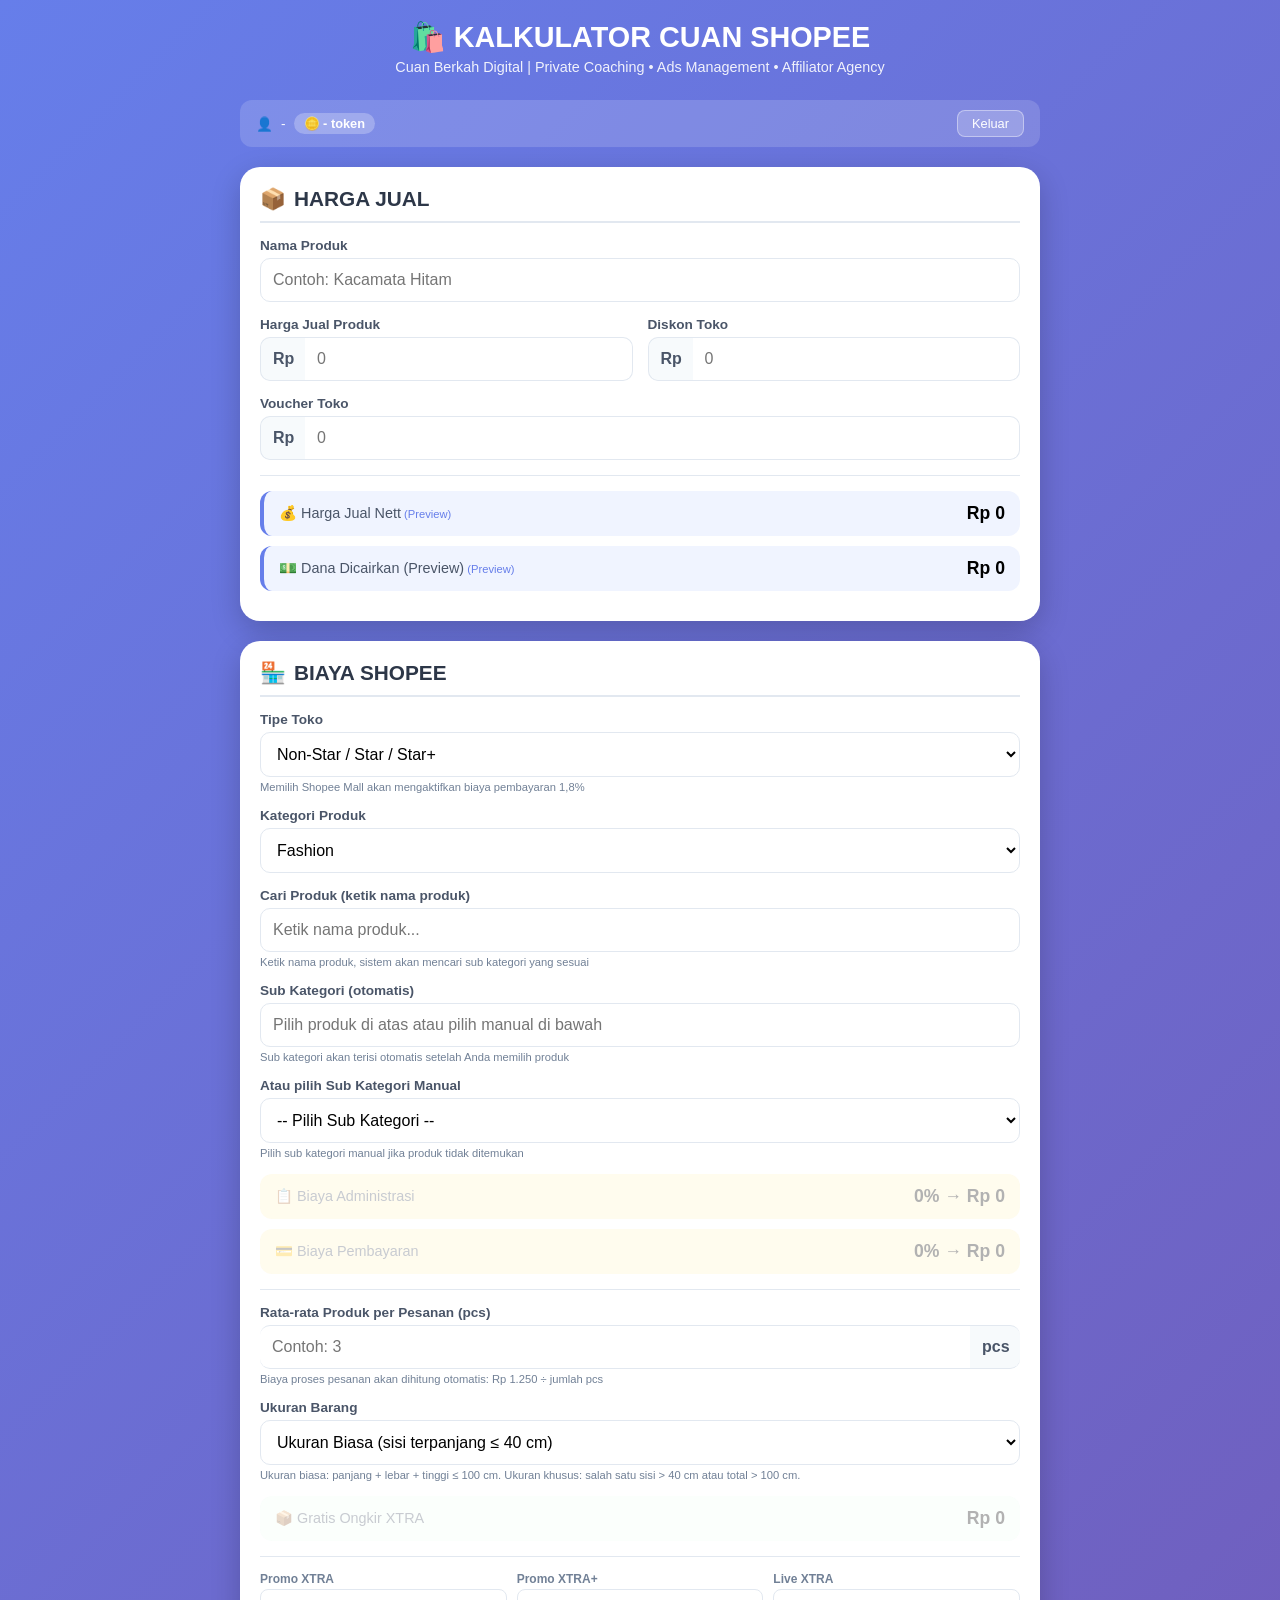
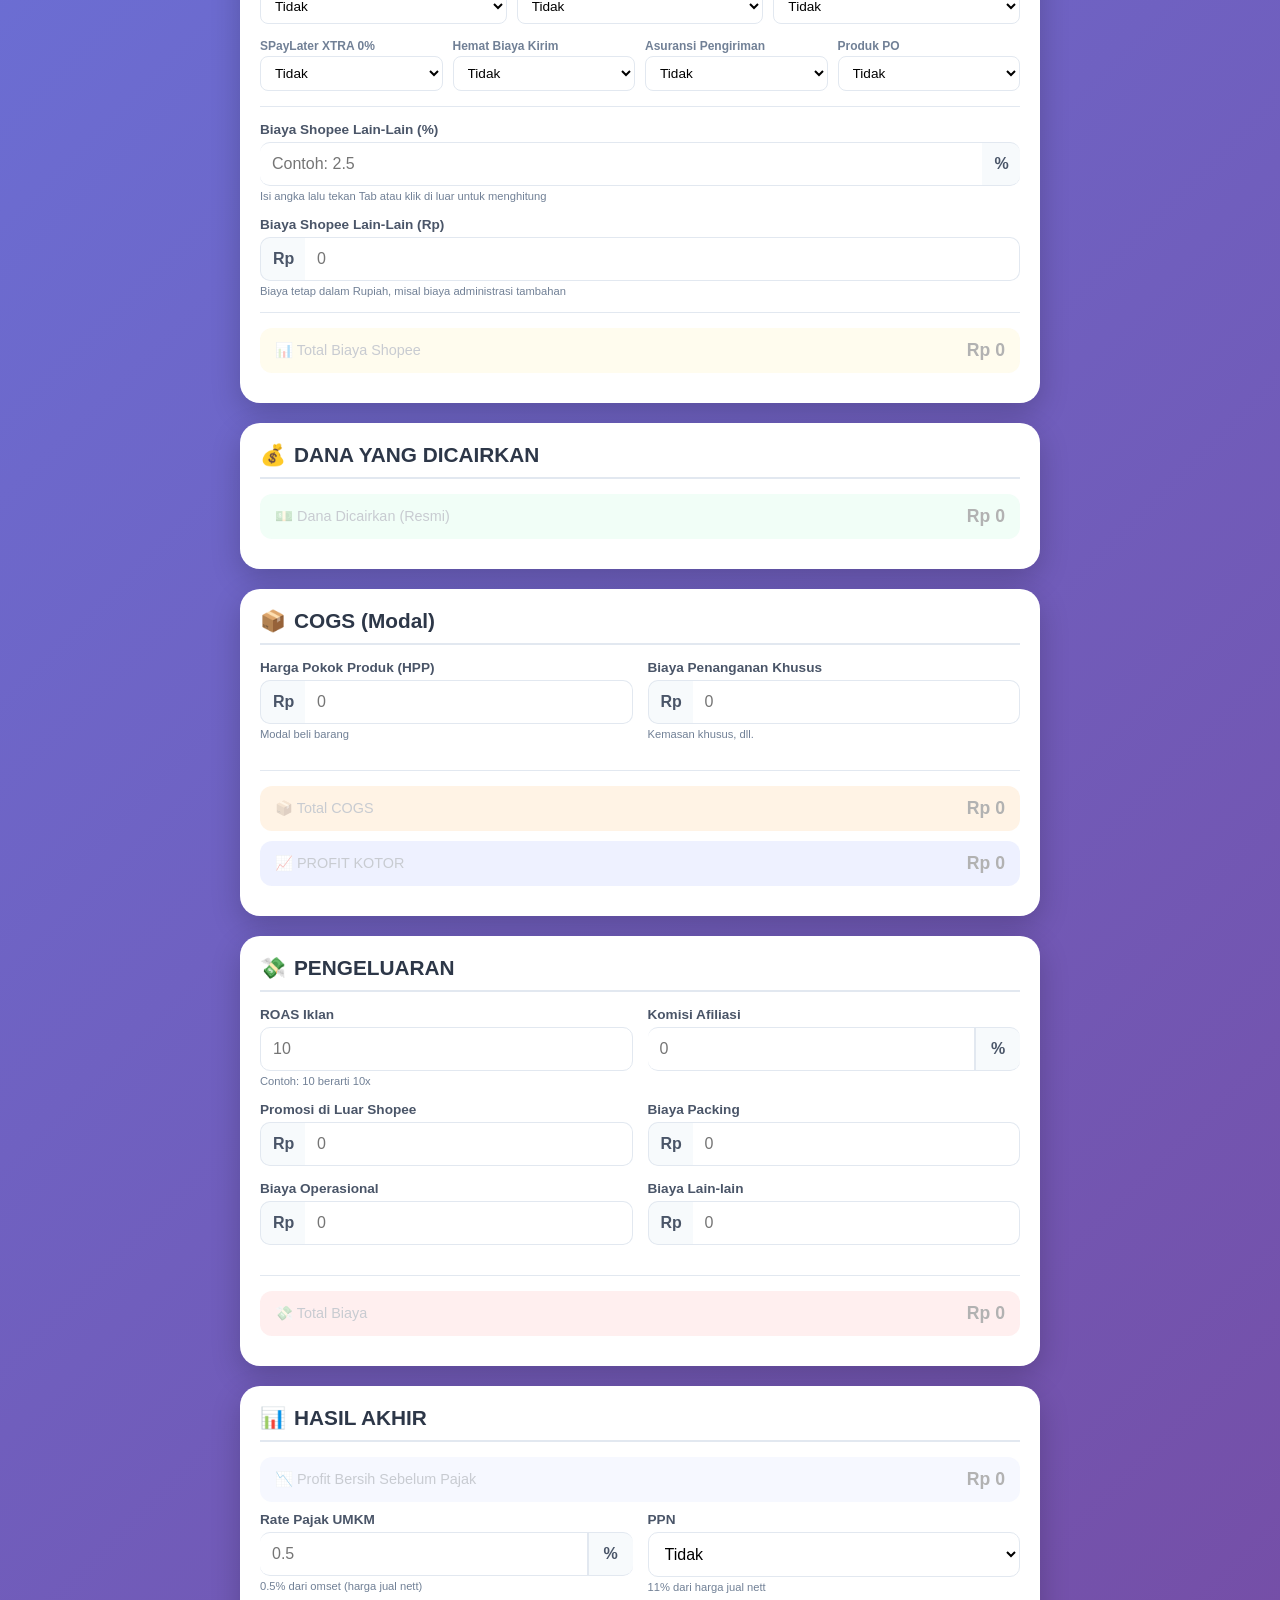
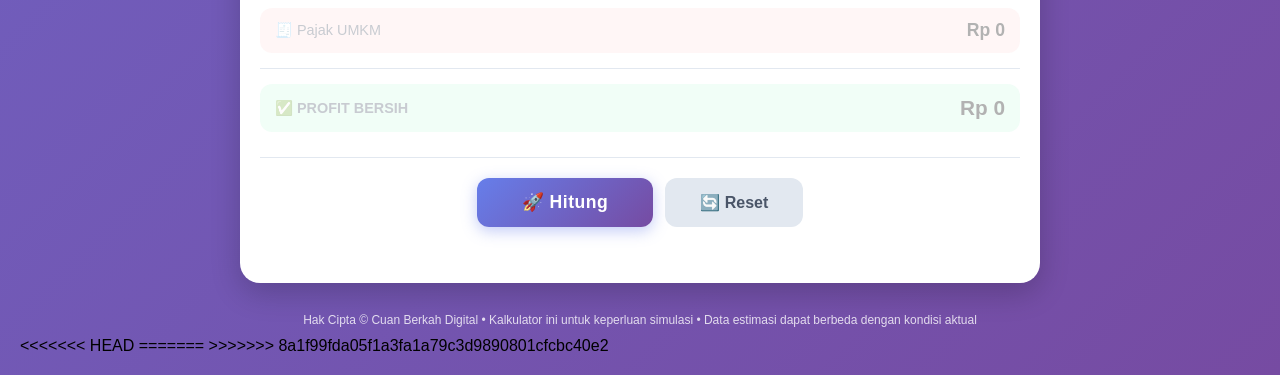
<file: frontend/shopee/index.html>
<!DOCTYPE html>
<html lang="id">
<head>
    <meta charset="UTF-8">
    <meta name="viewport" content="width=device-width, initial-scale=1.0, user-scalable=yes">
    <title>Kalkulator Cuan Shopee | Cuan Berkah Digital</title>
    <link rel="stylesheet" href="style.css">
    <style>
        .search-wrapper { position: relative; }
        .search-results {
            display: none;
            position: absolute;
            top: 100%;
            left: 0;
            right: 0;
            border: 1px solid #e2e8f0;
            border-radius: 10px;
            max-height: 250px;
            overflow-y: auto;
            background: white;
            z-index: 1000;
            box-shadow: 0 10px 25px rgba(0,0,0,0.1);
            margin-top: 4px;
        }
        .search-results.show { display: block; }
        .search-result-item {
            padding: 10px 15px;
            cursor: pointer;
            border-bottom: 1px solid #f0f0f0;
            display: flex;
            justify-content: space-between;
            align-items: center;
            transition: background 0.15s;
        }
        .search-result-item:last-child { border-bottom: none; }
        .search-result-item:hover { background: #f7fafc; }
        .search-result-item .product-name {
            font-weight: 600;
            font-size: 0.95rem;
            color: #2d3748;
        }
        .search-result-item .product-path {
            font-size: 0.75rem;
            color: #718096;
            margin-top: 2px;
        }
        .search-result-item .product-fee {
            font-size: 0.8rem;
            color: #4a5568;
            font-weight: 600;
            background: #edf2f7;
            padding: 2px 10px;
            border-radius: 12px;
            white-space: nowrap;
        }
        .sub-kategori-display {
            background: #f7fafc;
            cursor: not-allowed;
            color: #4a5568;
        }
        .sub-kategori-display:focus {
            box-shadow: none;
            border-color: #e2e8f0;
        }
        .search-results::-webkit-scrollbar { width: 6px; }
        .search-results::-webkit-scrollbar-track { background: #f1f1f1; border-radius: 10px; }
        .search-results::-webkit-scrollbar-thumb { background: #c4b5d4; border-radius: 10px; }
        .search-results::-webkit-scrollbar-thumb:hover { background: #764ba2; }
        @media (max-width: 600px) {
            .search-result-item {
                flex-direction: column;
                align-items: flex-start;
                gap: 4px;
            }
            .search-result-item .product-fee { align-self: flex-start; }
        }

        /* ── USER BAR ── */
        .user-bar {
            background: rgba(255,255,255,0.15);
            border-radius: 12px;
            padding: 10px 16px;
            margin-bottom: 20px;
            display: flex;
            justify-content: space-between;
            align-items: center;
            color: white;
            font-size: 0.85rem;
        }
        .user-bar .user-info { display: flex; align-items: center; gap: 8px; }
        .user-bar .token-badge {
            background: rgba(255,255,255,0.25);
            padding: 3px 10px;
            border-radius: 20px;
            font-weight: 600;
            font-size: 0.8rem;
        }
        .user-bar .btn-logout {
            background: rgba(255,255,255,0.2);
            border: 1px solid rgba(255,255,255,0.4);
            color: white;
            padding: 5px 14px;
            border-radius: 8px;
            cursor: pointer;
            font-size: 0.8rem;
            transition: background 0.2s;
        }
        .user-bar .btn-logout:hover { background: rgba(255,255,255,0.35); }

        /* ── PREVIEW vs RESULT ── */
        .result-box.preview {
            background: #f0f4ff !important;
            border-left: 4px solid #667eea;
        }
        .result-box.preview .result-label::after {
            content: " (Preview)";
            font-size: 0.7rem;
            color: #667eea;
            font-weight: 400;
        }
        .result-box.result-final {
            background: #d1fae5 !important;
            border-left: 4px solid #10b981;
        }
        .result-box.result-final .result-label::after {
            content: " ✅ Resmi";
            font-size: 0.7rem;
            color: #10b981;
            font-weight: 400;
        }
        .result-box.empty {
            opacity: 0.3;
            transition: opacity 0.3s ease;
        }
        .result-box.has-result {
            opacity: 1 !important;
        }

        /* ── HIDE DETAIL BOX AWAL ── */
        #promoXTRABox,
        #promoXTRAplusBox,
        #liveXTRABox,
        #spayLaterBox,
        #hematKirimBox,
        #asuransiBox,
        #produkPOBox,
        #biayaLainPersenBox,
        #biayaLainRpBox,
        #ppnBox {
            display: none !important;
        }
        #promoXTRABox.show,
        #promoXTRAplusBox.show,
        #liveXTRABox.show,
        #spayLaterBox.show,
        #hematKirimBox.show,
        #asuransiBox.show,
        #produkPOBox.show,
        #biayaLainPersenBox.show,
        #biayaLainRpBox.show,
        #ppnBox.show {
            display: flex !important;
        }

        /* ── LOADING OVERLAY ── */
        .calc-loading {
            display: none;
            position: fixed;
            inset: 0;
            background: rgba(0,0,0,0.35);
            z-index: 9999;
            align-items: center;
            justify-content: center;
            flex-direction: column;
            gap: 12px;
            color: white;
            font-size: 1rem;
            font-weight: 600;
        }
        .calc-loading.show { display: flex; }
        .spinner {
            width: 40px; height: 40px;
            border: 4px solid rgba(255,255,255,0.3);
            border-top-color: white;
            border-radius: 50%;
            animation: spin 0.8s linear infinite;
        }
        @keyframes spin { to { transform: rotate(360deg); } }

        /* ── BUTTON ── */
        .btn-hitung {
            padding: 14px 45px;
            background: linear-gradient(135deg, #667eea 0%, #764ba2 100%);
            color: white;
            border: none;
            border-radius: 12px;
            font-size: 1.1rem;
            font-weight: 700;
            cursor: pointer;
            transition: all 0.3s;
            box-shadow: 0 4px 15px rgba(102, 126, 234, 0.4);
            letter-spacing: 0.5px;
        }
        .btn-hitung:hover { transform: translateY(-2px); box-shadow: 0 6px 25px rgba(102, 126, 234, 0.5); }
        .btn-hitung:disabled { opacity: 0.6; cursor: not-allowed; transform: none; }
        .btn-reset {
            padding: 14px 35px;
            background: #e2e8f0;
            color: #4a5568;
            border: none;
            border-radius: 12px;
            font-size: 1rem;
            font-weight: 600;
            cursor: pointer;
            transition: all 0.3s;
        }
        .btn-reset:hover { background: #cbd5e1; }
    </style>
</head>
<body>
    <!-- Loading overlay saat kalkulasi ke backend -->
    <div class="calc-loading" id="calcLoading">
        <div class="spinner"></div>
        Menghitung...
    </div>

    <div class="container">
        <div class="header">
            <h1>🛍️ KALKULATOR CUAN SHOPEE</h1>
            <p>Cuan Berkah Digital | Private Coaching • Ads Management • Affiliator Agency</p>
        </div>

        <!-- User bar: nama, token, logout -->
        <div class="user-bar">
            <div class="user-info">
                <span>👤</span>
                <span id="userDisplayName">-</span>
                <span class="token-badge" id="tokenDisplay">🪙 - token</span>
            </div>
            <button class="btn-logout" onclick="logout()">Keluar</button>
        </div>

        <!-- CARD 1: HARGA JUAL -->
        <div class="card">
            <div class="card-title"><span>📦</span> HARGA JUAL</div>
            <div class="form-group">
                <label>Nama Produk</label>
                <input type="text" id="productName" placeholder="Contoh: Kacamata Hitam">
            </div>
            <div class="row-2">
                <div class="form-group">
                    <label>Harga Jual Produk</label>
                    <div class="input-group">
                        <span>Rp</span>
                        <input type="number" id="hargaJual" value="" step="1000" placeholder="0">
                    </div>
                </div>
                <div class="form-group">
                    <label>Diskon Toko</label>
                    <div class="input-group">
                        <span>Rp</span>
                        <input type="number" id="diskon" value="" step="1000" placeholder="0">
                    </div>
                </div>
            </div>
            <div class="form-group">
                <label>Voucher Toko</label>
                <div class="input-group">
                    <span>Rp</span>
                    <input type="number" id="voucher" value="" step="500" placeholder="0">
                </div>
            </div>
            <div class="separator"></div>
            <div class="result-box preview" style="background: #e0e7ff;">
                <span class="result-label">💰 Harga Jual Nett</span>
                <span class="result-value" id="hargaNett">Rp 0</span>
            </div>
            <div class="result-box preview" style="background: #d1fae5;">
                <span class="result-label">💵 Dana Dicairkan (Preview)</span>
                <span class="result-value" id="danaDicairkanPreview">Rp 0</span>
            </div>
        </div>

        <!-- CARD 2: BIAYA SHOPEE -->
        <div class="card">
            <div class="card-title"><span>🏪</span> BIAYA SHOPEE</div>

            <div class="form-group">
                <label>Tipe Toko</label>
                <select id="tipeToko">
                    <option value="nonStar">Non-Star / Star / Star+</option>
                    <option value="mall">Shopee Mall</option>
                </select>
                <div class="info-text">Memilih Shopee Mall akan mengaktifkan biaya pembayaran 1,8%</div>
            </div>

            <div class="form-group">
                <label>Kategori Produk</label>
                <select id="kategori">
                    <option value="fashion">Fashion</option>
                    <option value="fmcg">FMCG (Ibu & Bayi, Kesehatan, Makanan)</option>
                    <option value="elektronik">Elektronik</option>
                    <option value="lifestyle">Lifestyle</option>
                    <option value="lainnya">Lainnya (Tiket, Voucher, Layanan)</option>
                </select>
            </div>

            <div class="form-group">
                <label>Cari Produk (ketik nama produk)</label>
                <div class="search-wrapper">
                    <input type="text" id="searchProduk" placeholder="Ketik nama produk..." autocomplete="off">
                    <div class="search-results" id="searchResults"></div>
                </div>
                <div class="info-text">Ketik nama produk, sistem akan mencari sub kategori yang sesuai</div>
            </div>

            <div class="form-group">
                <label>Sub Kategori (otomatis)</label>
                <input type="text" id="subKategoriDisplay" class="sub-kategori-display"
                    placeholder="Pilih produk di atas atau pilih manual di bawah" readonly>
                <input type="hidden" id="subKategori" value="">
                <div class="info-text">Sub kategori akan terisi otomatis setelah Anda memilih produk</div>
            </div>

            <div class="form-group">
                <label>Atau pilih Sub Kategori Manual</label>
                <select id="subKategoriSelect">
                    <option value="">-- Pilih Sub Kategori --</option>
                </select>
                <div class="info-text">Pilih sub kategori manual jika produk tidak ditemukan</div>
            </div>

            <!-- HASIL: AWALNYA KOSONG (empty) -->
            <div class="result-box empty" style="background: #fef3c7;">
                <span class="result-label">📋 Biaya Administrasi</span>
                <span class="result-value" id="biayaAdminText">0% → Rp 0</span>
            </div>

            <div class="result-box empty" style="background: #fef3c7;">
                <span class="result-label">💳 Biaya Pembayaran</span>
                <span class="result-value" id="biayaPembayaranText">0% → Rp 0</span>
            </div>

            <div class="separator"></div>

            <div class="form-group">
                <label>Rata-rata Produk per Pesanan (pcs)</label>
                <div class="input-group">
                    <input type="number" id="basketSize" value="" step="1" min="1"
                        placeholder="Contoh: 3"
                        style="border-radius: 10px 0 0 10px; border-right: none;">
                    <span style="border-radius: 0 10px 10px 0; border-left: none;
                        min-width: 50px; background: #f7fafc; padding: 12px;
                        font-weight: 600; color: #4a5568; text-align: center;">pcs</span>
                </div>
                <div class="info-text">Biaya proses pesanan akan dihitung otomatis: Rp 1.250 ÷ jumlah pcs</div>
            </div>

            <div class="form-group">
                <label>Ukuran Barang</label>
                <select id="ukuranBarang">
                    <option value="biasa">Ukuran Biasa (sisi terpanjang ≤ 40 cm)</option>
                    <option value="khusus">Ukuran Khusus / Besar (sisi terpanjang > 40 cm)</option>
                </select>
                <div class="info-text">
                    Ukuran biasa: panjang + lebar + tinggi ≤ 100 cm.
                    Ukuran khusus: salah satu sisi > 40 cm atau total > 100 cm.
                </div>
            </div>

            <div class="result-box empty" style="background: #f0fdf4;">
                <span class="result-label">📦 Gratis Ongkir XTRA</span>
                <span class="result-value" id="gratisOngkirXtraText">Rp 0</span>
            </div>

            <div class="separator"></div>

            <div class="toggle-group">
                <div class="toggle-item">
                    <label>Promo XTRA</label>
                    <select id="promoXTRA">
                        <option value="No">Tidak</option>
                        <option value="Yes">Ya</option>
                    </select>
                </div>
                <div class="toggle-item">
                    <label>Promo XTRA+</label>
                    <select id="promoXTRAplus">
                        <option value="No">Tidak</option>
                        <option value="Yes">Ya</option>
                    </select>
                </div>
                <div class="toggle-item">
                    <label>Live XTRA</label>
                    <select id="liveXTRA">
                        <option value="No">Tidak</option>
                        <option value="Yes">Ya</option>
                        <option value="YesPromo">Ya (+ Promo Xtra/+)</option>
                    </select>
                </div>
            </div>

            <div id="promoXTRABox" class="result-box empty" style="background: #fef3c7; display: none;">
                <span class="result-label">🎯 Biaya Promo XTRA (4,5%)</span>
                <span class="result-value" id="biayaPromoXTRAText">Rp 0</span>
            </div>
            <div id="promoXTRAplusBox" class="result-box empty" style="background: #fef3c7; display: none;">
                <span class="result-label">🎯 Biaya Promo XTRA+ (6,5%)</span>
                <span class="result-value" id="biayaPromoXTRAplusText">Rp 0</span>
            </div>
            <div id="liveXTRABox" class="result-box empty" style="background: #fef3c7; display: none;">
                <span class="result-label">🎥 Biaya Live XTRA</span>
                <span class="result-value" id="biayaLiveXTRAText">Rp 0</span>
            </div>

            <div class="toggle-group">
                <div class="toggle-item">
                    <label>SPayLater XTRA 0%</label>
                    <select id="spayLater">
                        <option value="No">Tidak</option>
                        <option value="Tenor3">Tenor 3 bulan</option>
                        <option value="Tenor6">Tenor 6 bulan</option>
                    </select>
                </div>
                <div class="toggle-item">
                    <label>Hemat Biaya Kirim</label>
                    <select id="hematKirim">
                        <option value="No">Tidak</option>
                        <option value="Yes">Ya (Rp 350)</option>
                    </select>
                </div>
                <div class="toggle-item">
                    <label>Asuransi Pengiriman</label>
                    <select id="asuransi">
                        <option value="No">Tidak</option>
                        <option value="Yes">Ya (0,5%)</option>
                    </select>
                </div>
                <div class="toggle-item">
                    <label>Produk PO</label>
                    <select id="produkPO">
                        <option value="No">Tidak</option>
                        <option value="Yes3">Ya (3%)</option>
                    </select>
                </div>
            </div>

            <div id="spayLaterBox" class="result-box empty" style="background: #fef3c7; display: none;">
                <span class="result-label">💳 Biaya SPayLater XTRA 0%</span>
                <span class="result-value" id="biayaSPayLaterText">Rp 0</span>
            </div>
            <div id="hematKirimBox" class="result-box empty" style="background: #fef3c7; display: none;">
                <span class="result-label">🚚 Hemat Biaya Kirim</span>
                <span class="result-value" id="biayaHematKirimText">Rp 0</span>
            </div>
            <div id="asuransiBox" class="result-box empty" style="background: #fef3c7; display: none;">
                <span class="result-label">🛡️ Asuransi Pengiriman (0,5%)</span>
                <span class="result-value" id="biayaAsuransiText">Rp 0</span>
            </div>
            <div id="produkPOBox" class="result-box empty" style="background: #fef3c7; display: none;">
                <span class="result-label">📦 Biaya Produk PO (3%)</span>
                <span class="result-value" id="biayaPOText">Rp 0</span>
            </div>

            <div class="separator"></div>

            <div class="form-group">
                <label>Biaya Shopee Lain-Lain (%)</label>
                <div class="input-group">
                    <input type="number" id="biayaLainPersen" value="" step="0.1" min="0"
                        placeholder="Contoh: 2.5"
                        style="border-radius: 10px 0 0 10px; border-right: none;">
                    <span style="border-radius: 0 10px 10px 0; border-left: none;
                        min-width: 30px; background: #f7fafc; padding: 12px;
                        font-weight: 600; color: #4a5568; text-align: center;">%</span>
                </div>
                <div class="info-text">Isi angka lalu tekan Tab atau klik di luar untuk menghitung</div>
            </div>
            <div id="biayaLainPersenBox" class="result-box empty" style="background: #fef3c7; display: none;">
                <span class="result-label">📋 Biaya Lain-Lain (%)</span>
                <span class="result-value" id="biayaLainPersenText">Rp 0</span>
            </div>

            <div class="form-group">
                <label>Biaya Shopee Lain-Lain (Rp)</label>
                <div class="input-group">
                    <span>Rp</span>
                    <input type="number" id="biayaLainRp" value="" step="500" placeholder="0">
                </div>
                <div class="info-text">Biaya tetap dalam Rupiah, misal biaya administrasi tambahan</div>
            </div>
            <div id="biayaLainRpBox" class="result-box empty" style="background: #fef3c7; display: none;">
                <span class="result-label">📋 Biaya Lain-Lain (Rp)</span>
                <span class="result-value" id="biayaLainRpText">Rp 0</span>
            </div>

            <div class="separator"></div>

            <div class="result-box empty" style="background: #fef3c7;">
                <span class="result-label">📊 Total Biaya Shopee</span>
                <span class="result-value" id="totalBiayaShopee">Rp 0</span>
            </div>
        </div>

        <!-- CARD 3: DANA DICAIRKAN RESMI -->
        <div class="card">
            <div class="card-title"><span>💰</span> DANA YANG DICAIRKAN</div>
            <div class="result-box empty" style="background: #d1fae5;">
                <span class="result-label">💵 Dana Dicairkan (Resmi)</span>
                <span class="result-value" id="danaDicairkan">Rp 0</span>
            </div>
        </div>

        <!-- CARD 4: COGS -->
        <div class="card">
            <div class="card-title"><span>📦</span> COGS (Modal)</div>
            <div class="row-2">
                <div class="form-group">
                    <label>Harga Pokok Produk (HPP)</label>
                    <div class="input-group">
                        <span>Rp</span>
                        <input type="number" id="hpp" value="" step="5000" placeholder="0">
                    </div>
                    <small style="color: #718096;">Modal beli barang</small>
                </div>
                <div class="form-group">
                    <label>Biaya Penanganan Khusus</label>
                    <div class="input-group">
                        <span>Rp</span>
                        <input type="number" id="biayaPenanganan" value="" step="1000" placeholder="0">
                    </div>
                    <small style="color: #718096;">Kemasan khusus, dll.</small>
                </div>
            </div>
            <div class="separator"></div>
            <div class="result-box empty" style="background: #fed7aa;">
                <span class="result-label">📦 Total COGS</span>
                <span class="result-value" id="totalCOGS">Rp 0</span>
            </div>
            <div class="result-box empty" style="background: #c7d2fe;">
                <span class="result-label">📈 PROFIT KOTOR</span>
                <span class="result-value" id="profitKotor">Rp 0</span>
            </div>
        </div>

        <!-- CARD 5: PENGELUARAN -->
        <div class="card">
            <div class="card-title"><span>💸</span> PENGELUARAN</div>
            <div class="row-2">
                <div class="form-group">
                    <label>ROAS Iklan</label>
                    <input type="number" id="roas" value="" step="1" placeholder="10">
                    <small>Contoh: 10 berarti 10x</small>
                </div>
                <div class="form-group">
                    <label>Komisi Afiliasi</label>
                    <div class="input-group">
                        <input type="number" id="komisiAfiliasi" value="" step="1" placeholder="0"
                            style="border-radius: 10px 0 0 10px;">
                        <span style="border-radius: 0 10px 10px 0;">%</span>
                    </div>
                </div>
            </div>
            <div class="row-2">
                <div class="form-group">
                    <label>Promosi di Luar Shopee</label>
                    <div class="input-group">
                        <span>Rp</span>
                        <input type="number" id="promosiLuar" value="" step="5000" placeholder="0">
                    </div>
                </div>
                <div class="form-group">
                    <label>Biaya Packing</label>
                    <div class="input-group">
                        <span>Rp</span>
                        <input type="number" id="biayaPacking" value="" step="500" placeholder="0">
                    </div>
                </div>
            </div>
            <div class="row-2">
                <div class="form-group">
                    <label>Biaya Operasional</label>
                    <div class="input-group">
                        <span>Rp</span>
                        <input type="number" id="biayaOperasional" value="" step="500" placeholder="0">
                    </div>
                </div>
                <div class="form-group">
                    <label>Biaya Lain-lain</label>
                    <div class="input-group">
                        <span>Rp</span>
                        <input type="number" id="biayaLain" value="" step="1000" placeholder="0">
                    </div>
                </div>
            </div>
            <div class="separator"></div>
            <div class="result-box empty" style="background: #fecaca;">
                <span class="result-label">💸 Total Biaya</span>
                <span class="result-value" id="totalBiaya">Rp 0</span>
            </div>
        </div>

        <!-- CARD 6: HASIL AKHIR -->
        <div class="card">
            <div class="card-title"><span>📊</span> HASIL AKHIR</div>
            <div class="result-box empty" style="background: #e0e7ff;">
                <span class="result-label">📉 Profit Bersih Sebelum Pajak</span>
                <span class="result-value" id="profitSebelumPajak">Rp 0</span>
            </div>
            <div class="row-2">
                <div class="form-group">
                    <label>Rate Pajak UMKM</label>
                    <div class="input-group">
                        <input type="number" id="pajakRate" value="" step="0.1" placeholder="0.5"
                            style="border-radius: 10px 0 0 10px;">
                        <span style="border-radius: 0 10px 10px 0;">%</span>
                    </div>
                    <small>0.5% dari omset (harga jual nett)</small>
                </div>
                <div class="form-group">
                    <label>PPN</label>
                    <select id="ppn">
                        <option value="No">Tidak</option>
                        <option value="Yes">Ya (11%)</option>
                    </select>
                    <small>11% dari harga jual nett</small>
                </div>
            </div>
            <div class="result-box empty" style="background: #fee2e2;">
                <span class="result-label">🧾 Pajak UMKM</span>
                <span class="result-value" id="pajak">Rp 0</span>
            </div>
            <div id="ppnBox" class="result-box empty" style="background: #fee2e2; display: none;">
                <span class="result-label">🧾 PPN (11%)</span>
                <span class="result-value" id="ppnText">Rp 0</span>
            </div>
            <div class="separator"></div>
            <div class="result-box empty" id="profitBersihBox" style="background: #d1fae5; font-size: 1.2rem;">
                <span class="result-label" style="font-weight: bold;">✅ PROFIT BERSIH</span>
                <span class="result-value" id="profitBersih" style="font-size: 1.3rem;">Rp 0</span>
            </div>

            <!-- ============================================ -->
            <!-- 🚀 TOMBOL HITUNG & RESET -->
            <!-- ============================================ -->
            <div style="margin-top: 25px; display: flex; gap: 12px; justify-content: center; flex-wrap: wrap; border-top: 1px solid #e2e8f0; padding-top: 20px;">
                <button type="button" class="btn-hitung" id="btnHitung" onclick="hitungKeBackend()">
                    🚀 Hitung
                </button>
                <button class="btn-reset" onclick="resetForm()">
                    🔄 Reset
                </button>
            </div>
            <div id="statusHitung" style="text-align: center; margin-top: 12px; font-size: 0.9rem; color: #718096; min-height: 24px;"></div>
            <!-- ============================================ -->

        </div>

        <footer>
            Hak Cipta © Cuan Berkah Digital • Kalkulator ini untuk keperluan simulasi • Data estimasi dapat berbeda dengan kondisi aktual
        </footer>
    </div>

    <!-- auth.js harus dimuat sebelum script.js -->
    <script src="../auth.js"></script>
    <script>
        // ── CEK LOGIN ──
        if (!isAuthenticated()) {
            window.location.href = '../login.html';
        }

<<<<<<< HEAD
        // ── CEK SUBSCRIPTION AKTIF ──
        // Sesuai flow: setelah login, harus cek status subs sebelum boleh
        // pakai kalkulator. Kalau belum aktif → tendang ke halaman subscription.
        (async function cekSubscription() {
            try {
                const token = getToken();
                const res = await fetch(window.APP_ROOT + '/api/subscriptions/status', {
                    headers: { 'Authorization': `Bearer ${token}` }
                });

                if (res.status === 401) {
                    logoutUser();
                    return;
                }

                const result = await res.json();
                if (!result.is_active) {
                    window.location.href = '../subscription.html';
                }
            } catch (err) {
                console.error('Gagal cek status subscription:', err);
                // Kalau gagal cek (server backend mati dll), biarkan tetap di
                // halaman ini — tombol Hitung tetap akan divalidasi ulang
                // oleh backend saat diklik.
            }
        })();

=======
>>>>>>> 8a1f99fda05f1a3fa1a79c3d9890801cfcbc40e2
        // ── TAMPILKAN USER INFO ──
        const userData = getUser();
        if (userData) {
            document.getElementById('userDisplayName').textContent =
                userData.username || userData.email;
            document.getElementById('tokenDisplay').textContent =
                '🪙 ' + (userData.remaining_tokens ?? '-') + ' token';
        }

        // ── FUNGSI LOGOUT ──
        function logout() {
            logoutUser();
        }
    </script>
    <script src="script.js"></script>
</body>
<<<<<<< HEAD
</html>
=======
</html>
>>>>>>> 8a1f99fda05f1a3fa1a79c3d9890801cfcbc40e2
</file>
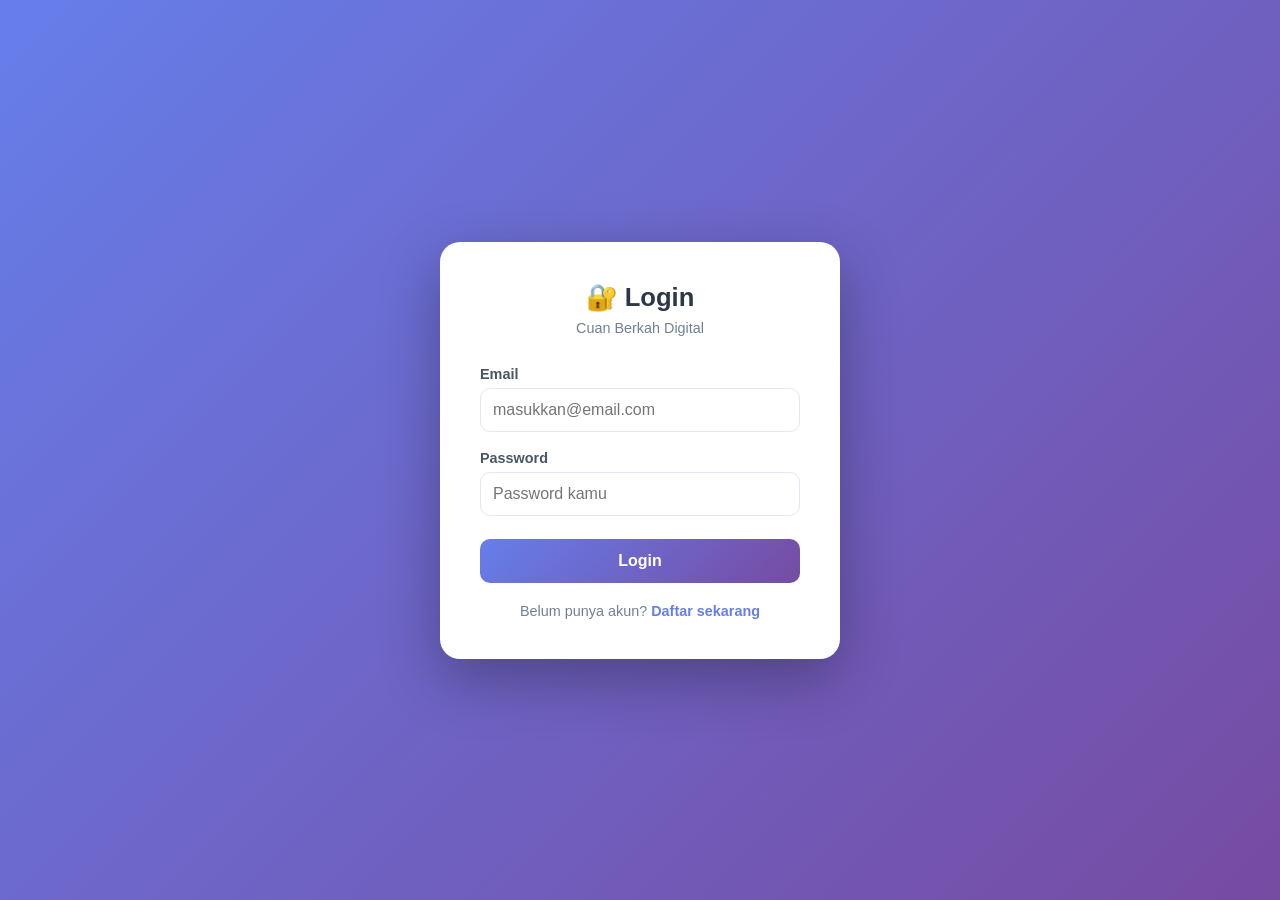
<file: frontend/login.html>
<!DOCTYPE html>
<html lang="id">
<head>
    <meta charset="UTF-8">
    <meta name="viewport" content="width=device-width, initial-scale=1.0">
    <title>Login - Cuan Berkah Digital</title>
    <style>
        * { margin: 0; padding: 0; box-sizing: border-box; }
        body {
            font-family: 'Segoe UI', Tahoma, Geneva, Verdana, sans-serif;
            background: linear-gradient(135deg, #667eea 0%, #764ba2 100%);
            min-height: 100vh;
            display: flex;
            align-items: center;
            justify-content: center;
            padding: 20px;
        }
        .auth-card {
            background: white;
            border-radius: 20px;
            padding: 40px;
            max-width: 400px;
            width: 100%;
            box-shadow: 0 20px 60px rgba(0,0,0,0.3);
        }
        .auth-card h1 {
            text-align: center;
            margin-bottom: 8px;
            color: #2d3748;
            font-size: 1.6rem;
        }
        .subtitle {
            text-align: center;
            color: #718096;
            margin-bottom: 30px;
            font-size: 0.9rem;
        }
        .form-group {
            margin-bottom: 18px;
        }
        .form-group label {
            display: block;
            font-weight: 600;
            color: #4a5568;
            margin-bottom: 6px;
            font-size: 0.9rem;
        }
        .form-group input {
            width: 100%;
            padding: 12px;
            border: 1px solid #e2e8f0;
            border-radius: 10px;
            font-size: 1rem;
            transition: all 0.2s;
        }
        .form-group input:focus {
            outline: none;
            border-color: #667eea;
            box-shadow: 0 0 0 3px rgba(102, 126, 234, 0.1);
        }
        .btn {
            width: 100%;
            padding: 13px;
            background: linear-gradient(135deg, #667eea 0%, #764ba2 100%);
            color: white;
            border: none;
            border-radius: 10px;
            font-size: 1rem;
            font-weight: 600;
            cursor: pointer;
            transition: opacity 0.2s, transform 0.2s;
            margin-top: 5px;
        }
        .btn:hover { opacity: 0.9; transform: translateY(-1px); }
        .btn:disabled { opacity: 0.6; cursor: not-allowed; transform: none; }
        .auth-footer {
            text-align: center;
            margin-top: 20px;
            color: #718096;
            font-size: 0.9rem;
        }
        .auth-footer a { color: #667eea; text-decoration: none; font-weight: 600; }
        .auth-footer a:hover { text-decoration: underline; }
        .alert {
            padding: 10px 15px;
            border-radius: 8px;
            margin-bottom: 18px;
            font-size: 0.9rem;
            display: none;
        }
        .alert.show { display: block; }
        .alert-error { background: #fee2e2; color: #c53030; border: 1px solid #feb2b2; }
        .alert-success { background: #d1fae5; color: #065f46; border: 1px solid #6ee7b7; }
    </style>
</head>
<body>
    <div class="auth-card">
        <h1>🔐 Login</h1>
        <p class="subtitle">Cuan Berkah Digital</p>

        <div id="alertError" class="alert alert-error"></div>
        <div id="alertSuccess" class="alert alert-success"></div>

        <form onsubmit="handleLogin(event)">
            <div class="form-group">
                <label>Email</label>
                <input type="email" id="email" placeholder="masukkan@email.com" required autocomplete="email">
            </div>
            <div class="form-group">
                <label>Password</label>
                <input type="password" id="password" placeholder="Password kamu" required autocomplete="current-password">
            </div>
            <button type="submit" class="btn" id="loginBtn">Login</button>
        </form>

        <div class="auth-footer">
            Belum punya akun? <a href="register.html">Daftar sekarang</a>
        </div>
    </div>

    <script src="auth.js"></script>
    <script>
        // Kalau sudah login, langsung ke kalkulator
        if (isAuthenticated()) {
            window.location.href = 'shopee/index.html';
        }

        async function handleLogin(event) {
            event.preventDefault();

            const email    = document.getElementById('email').value.trim();
            const password = document.getElementById('password').value;
            const btn      = document.getElementById('loginBtn');
            const errDiv   = document.getElementById('alertError');
            const sucDiv   = document.getElementById('alertSuccess');

            errDiv.classList.remove('show');
            sucDiv.classList.remove('show');

            btn.disabled    = true;
            btn.textContent = 'Memproses...';

            const result = await loginUser(email, password);

            btn.disabled    = false;
            btn.textContent = 'Login';

            if (result.success) {
                sucDiv.textContent = 'Login berhasil! Mengalihkan...';
                sucDiv.classList.add('show');
                setTimeout(() => {
                    window.location.href = 'shopee/index.html';
                }, 800);
            } else {
                errDiv.textContent = result.error;
                errDiv.classList.add('show');
            }
        }
    </script>
</body>
</html>
</file>
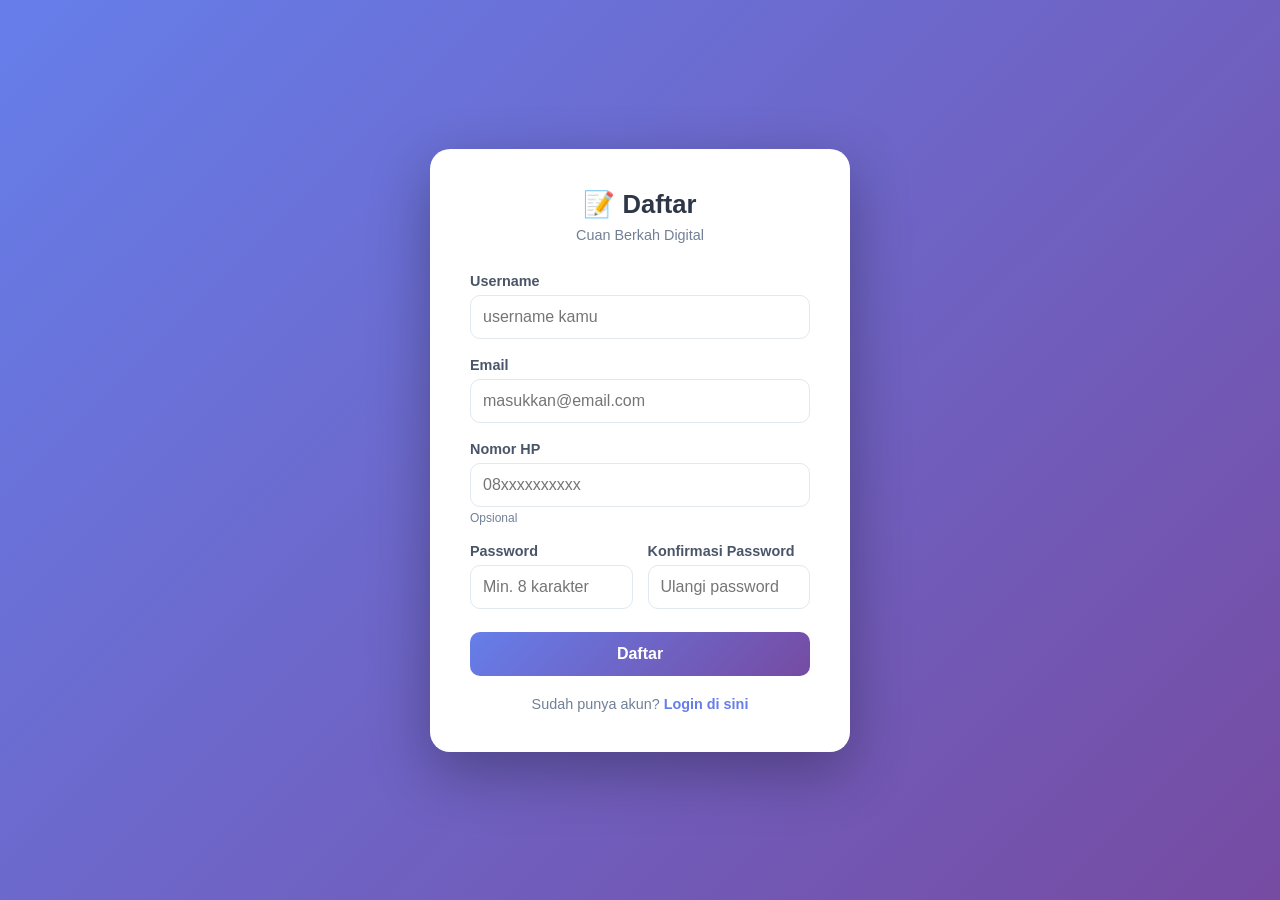
<file: frontend/register.html>
<!DOCTYPE html>
<html lang="id">
<head>
    <meta charset="UTF-8">
    <meta name="viewport" content="width=device-width, initial-scale=1.0">
    <title>Register - Cuan Berkah Digital</title>
    <style>
        * { margin: 0; padding: 0; box-sizing: border-box; }
        body {
            font-family: 'Segoe UI', Tahoma, Geneva, Verdana, sans-serif;
            background: linear-gradient(135deg, #667eea 0%, #764ba2 100%);
            min-height: 100vh;
            display: flex;
            align-items: center;
            justify-content: center;
            padding: 20px;
        }
        .auth-card {
            background: white;
            border-radius: 20px;
            padding: 40px;
            max-width: 420px;
            width: 100%;
            box-shadow: 0 20px 60px rgba(0,0,0,0.3);
        }
        .auth-card h1 {
            text-align: center;
            margin-bottom: 8px;
            color: #2d3748;
            font-size: 1.6rem;
        }
        .subtitle {
            text-align: center;
            color: #718096;
            margin-bottom: 30px;
            font-size: 0.9rem;
        }
        .form-group {
            margin-bottom: 18px;
        }
        .form-group label {
            display: block;
            font-weight: 600;
            color: #4a5568;
            margin-bottom: 6px;
            font-size: 0.9rem;
        }
        .form-group input {
            width: 100%;
            padding: 12px;
            border: 1px solid #e2e8f0;
            border-radius: 10px;
            font-size: 1rem;
            transition: all 0.2s;
        }
        .form-group input:focus {
            outline: none;
            border-color: #667eea;
            box-shadow: 0 0 0 3px rgba(102, 126, 234, 0.1);
        }
        .form-group small {
            display: block;
            font-size: 0.75rem;
            color: #718096;
            margin-top: 4px;
        }
        .row-2 {
            display: grid;
            grid-template-columns: 1fr 1fr;
            gap: 15px;
        }
        @media (max-width: 480px) { .row-2 { grid-template-columns: 1fr; } }
        .btn {
            width: 100%;
            padding: 13px;
            background: linear-gradient(135deg, #667eea 0%, #764ba2 100%);
            color: white;
            border: none;
            border-radius: 10px;
            font-size: 1rem;
            font-weight: 600;
            cursor: pointer;
            transition: opacity 0.2s, transform 0.2s;
            margin-top: 5px;
        }
        .btn:hover { opacity: 0.9; transform: translateY(-1px); }
        .btn:disabled { opacity: 0.6; cursor: not-allowed; transform: none; }
        .auth-footer {
            text-align: center;
            margin-top: 20px;
            color: #718096;
            font-size: 0.9rem;
        }
        .auth-footer a { color: #667eea; text-decoration: none; font-weight: 600; }
        .auth-footer a:hover { text-decoration: underline; }
        .alert {
            padding: 10px 15px;
            border-radius: 8px;
            margin-bottom: 18px;
            font-size: 0.9rem;
            display: none;
        }
        .alert.show { display: block; }
        .alert-error { background: #fee2e2; color: #c53030; border: 1px solid #feb2b2; }
        .alert-success { background: #d1fae5; color: #065f46; border: 1px solid #6ee7b7; }
    </style>
</head>
<body>
    <div class="auth-card">
        <h1>📝 Daftar</h1>
        <p class="subtitle">Cuan Berkah Digital</p>

        <div id="alertError" class="alert alert-error"></div>
        <div id="alertSuccess" class="alert alert-success"></div>

        <form onsubmit="handleRegister(event)">
            <div class="form-group">
                <label>Username</label>
                <input type="text" id="username" placeholder="username kamu" required autocomplete="username">
            </div>
            <div class="form-group">
                <label>Email</label>
                <input type="email" id="email" placeholder="masukkan@email.com" required autocomplete="email">
            </div>
            <div class="form-group">
                <label>Nomor HP</label>
                <input type="tel" id="phone" placeholder="08xxxxxxxxxx" autocomplete="tel">
                <small>Opsional</small>
            </div>
            <div class="row-2">
                <div class="form-group">
                    <label>Password</label>
                    <input type="password" id="password" placeholder="Min. 8 karakter" required autocomplete="new-password">
                </div>
                <div class="form-group">
                    <label>Konfirmasi Password</label>
                    <input type="password" id="passwordConfirm" placeholder="Ulangi password" required autocomplete="new-password">
                </div>
            </div>
            <button type="submit" class="btn" id="registerBtn">Daftar</button>
        </form>

        <div class="auth-footer">
            Sudah punya akun? <a href="login.html">Login di sini</a>
        </div>
    </div>

    <script src="auth.js"></script>
    <script>
        // Kalau sudah login, langsung ke kalkulator
        if (isAuthenticated()) {
            window.location.href = 'shopee/index.html';
        }

        async function handleRegister(event) {
            event.preventDefault();

            const username        = document.getElementById('username').value.trim();
            const email           = document.getElementById('email').value.trim();
            const phone           = document.getElementById('phone').value.trim();
            const password        = document.getElementById('password').value;
            const passwordConfirm = document.getElementById('passwordConfirm').value;
            const btn             = document.getElementById('registerBtn');
            const errDiv          = document.getElementById('alertError');
            const sucDiv          = document.getElementById('alertSuccess');

            errDiv.classList.remove('show');
            sucDiv.classList.remove('show');

            // Validasi client-side
            if (password !== passwordConfirm) {
                errDiv.textContent = 'Password dan konfirmasi password tidak sama.';
                errDiv.classList.add('show');
                return;
            }
            if (password.length < 8) {
                errDiv.textContent = 'Password minimal 8 karakter.';
                errDiv.classList.add('show');
                return;
            }

            btn.disabled    = true;
            btn.textContent = 'Mendaftarkan...';

            const result = await registerUser(username, email, phone, password, passwordConfirm);

            btn.disabled    = false;
            btn.textContent = 'Daftar';

            if (result.success) {
                sucDiv.textContent = 'Pendaftaran berhasil! Mengalihkan ke halaman login...';
                sucDiv.classList.add('show');
                setTimeout(() => {
                    window.location.href = 'login.html';
                }, 1500);
            } else {
                errDiv.textContent = result.error;
                errDiv.classList.add('show');
            }
        }
    </script>
</body>
</html>
</file>
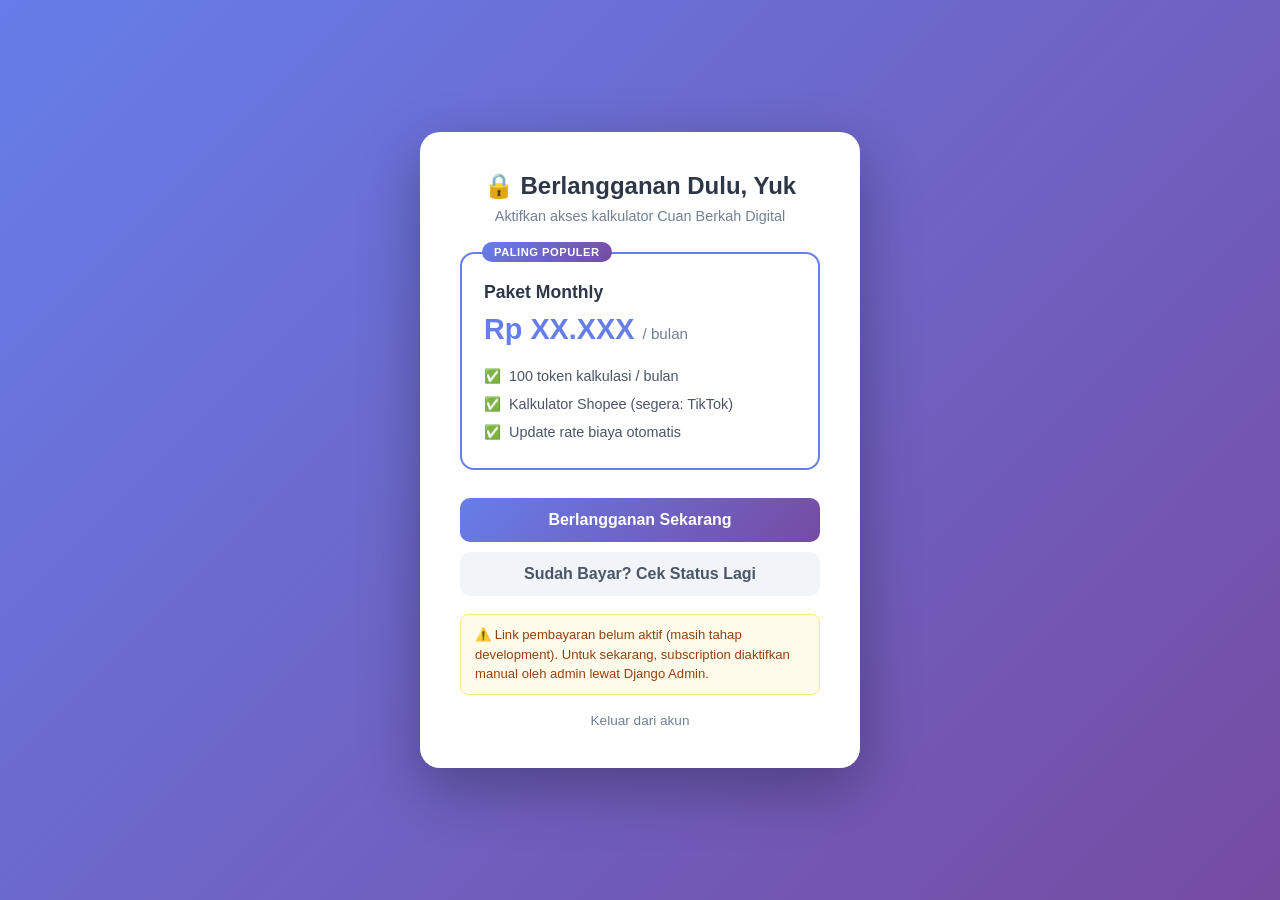
<file: frontend/subscription.html>
<!DOCTYPE html>
<html lang="id">
<head>
    <meta charset="UTF-8">
    <meta name="viewport" content="width=device-width, initial-scale=1.0">
    <title>Berlangganan - Cuan Berkah Digital</title>
    <style>
        * { margin: 0; padding: 0; box-sizing: border-box; }
        body {
            font-family: 'Segoe UI', Tahoma, Geneva, Verdana, sans-serif;
            background: linear-gradient(135deg, #667eea 0%, #764ba2 100%);
            min-height: 100vh;
            display: flex;
            align-items: center;
            justify-content: center;
            padding: 20px;
        }
        .sub-card {
            background: white;
            border-radius: 20px;
            padding: 40px;
            max-width: 440px;
            width: 100%;
            box-shadow: 0 20px 60px rgba(0,0,0,0.3);
        }
        .sub-card h1 {
            text-align: center;
            margin-bottom: 8px;
            color: #2d3748;
            font-size: 1.5rem;
        }
        .subtitle {
            text-align: center;
            color: #718096;
            margin-bottom: 28px;
            font-size: 0.9rem;
        }
        .plan-box {
            border: 2px solid #667eea;
            border-radius: 14px;
            padding: 22px;
            margin-bottom: 20px;
            position: relative;
        }
        .plan-badge {
            position: absolute;
            top: -12px;
            left: 20px;
            background: linear-gradient(135deg, #667eea 0%, #764ba2 100%);
            color: white;
            font-size: 0.7rem;
            font-weight: 700;
            padding: 4px 12px;
            border-radius: 20px;
            letter-spacing: 0.5px;
        }
        .plan-name {
            font-size: 1.1rem;
            font-weight: 700;
            color: #2d3748;
            margin-top: 6px;
        }
        .plan-price {
            font-size: 1.8rem;
            font-weight: 800;
            color: #667eea;
            margin: 10px 0 4px;
        }
        .plan-price span {
            font-size: 0.95rem;
            font-weight: 500;
            color: #718096;
        }
        .plan-features {
            list-style: none;
            margin-top: 16px;
        }
        .plan-features li {
            font-size: 0.9rem;
            color: #4a5568;
            padding: 6px 0;
            display: flex;
            align-items: center;
            gap: 8px;
        }
        .plan-features li::before {
            content: "✅";
            font-size: 0.85rem;
        }
        .btn {
            width: 100%;
            padding: 13px;
            background: linear-gradient(135deg, #667eea 0%, #764ba2 100%);
            color: white;
            border: none;
            border-radius: 10px;
            font-size: 1rem;
            font-weight: 600;
            cursor: pointer;
            transition: opacity 0.2s, transform 0.2s;
            margin-top: 8px;
        }
        .btn:hover { opacity: 0.9; transform: translateY(-1px); }
        .btn-secondary {
            background: #f1f5f9;
            color: #4a5568;
            margin-top: 10px;
        }
        .note {
            background: #fffbeb;
            border: 1px solid #fde68a;
            color: #92400e;
            font-size: 0.82rem;
            padding: 10px 14px;
            border-radius: 8px;
            margin-top: 18px;
            line-height: 1.5;
        }
        .footer-link {
            text-align: center;
            margin-top: 18px;
            font-size: 0.85rem;
        }
        .footer-link a { color: #718096; text-decoration: none; }
        .footer-link a:hover { text-decoration: underline; }
    </style>
</head>
<body>
    <div class="sub-card">
        <h1>🔒 Berlangganan Dulu, Yuk</h1>
        <p class="subtitle">Aktifkan akses kalkulator Cuan Berkah Digital</p>

        <div class="plan-box">
            <span class="plan-badge">PALING POPULER</span>
            <div class="plan-name">Paket Monthly</div>
            <div class="plan-price">Rp XX.XXX <span>/ bulan</span></div>
            <ul class="plan-features">
                <li>100 token kalkulasi / bulan</li>
                <li>Kalkulator Shopee (segera: TikTok)</li>
                <li>Update rate biaya otomatis</li>
            </ul>
        </div>

        <button class="btn" id="btnSubscribe" onclick="handleSubscribe()">
            Berlangganan Sekarang
        </button>
        <button class="btn btn-secondary" onclick="checkStatusUlang()">
            Sudah Bayar? Cek Status Lagi
        </button>

        <div class="note">
            ⚠️ Link pembayaran belum aktif (masih tahap development). Untuk
            sekarang, subscription diaktifkan manual oleh admin lewat Django
            Admin.
        </div>

        <div class="footer-link">
            <a href="#" onclick="logout(); return false;">Keluar dari akun</a>
        </div>
    </div>

    <script src="auth.js"></script>
    <script>
        // Kalau belum login sama sekali, tendang ke login
        if (!isAuthenticated()) {
            window.location.href = 'login.html';
        }

        function logout() {
            logoutUser();
        }

        // TODO: ganti dengan link Lynk.id asli begitu sudah tersedia
        const LYNK_PAYMENT_URL = null; // contoh nanti: 'https://lynk.id/namatoko/paket-monthly'

        function handleSubscribe() {
            if (!LYNK_PAYMENT_URL) {
                alert(
                    'Link pembayaran belum tersedia (masih placeholder).\n\n' +
                    'Sementara ini, minta admin aktifkan subscription kamu ' +
                    'secara manual lewat Django Admin.'
                );
                return;
            }
            window.location.href = LYNK_PAYMENT_URL;
        }

        // Setelah bayar (manual/otomatis), user klik ini untuk re-check status
        async function checkStatusUlang() {
            const btn = document.getElementById('btnSubscribe');
            try {
                const token = getToken();
                const res = await fetch(window.APP_ROOT + 'api/subscriptions/status', {
                    headers: { 'Authorization': `Bearer ${token}` }
                });
                const result = await res.json();

                if (res.status === 401) {
                    logoutUser();
                    return;
                }

                if (result.is_active) {
                    alert('Subscription kamu sudah aktif! Mengarahkan ke kalkulator...');
                    window.location.href = 'shopee/index.html';
                } else {
                    alert('Subscription belum aktif. Coba lagi beberapa saat, atau hubungi admin.');
                }
            } catch (err) {
                alert('Tidak dapat terhubung ke server. Pastikan backend sudah berjalan.');
            }
        }
    </script>
</body>
</html>
</file>
<file: frontend/shopee/style.css>
/* ============================================================
   KALKULATOR CUAN SHOPEE - STYLE.CSS
   Cuan Berkah Digital
   ============================================================ */

/* ============================================================
   RESET & BASE
   ============================================================ */
* {
    margin: 0;
    padding: 0;
    box-sizing: border-box;
}

body {
    font-family: 'Segoe UI', Tahoma, Geneva, Verdana, sans-serif;
    background: linear-gradient(135deg, #667eea 0%, #764ba2 100%);
    min-height: 100vh;
    padding: 20px;
}

/* ============================================================
   CONTAINER
   ============================================================ */
.container {
    max-width: 800px;
    margin: 0 auto;
}

/* ============================================================
   HEADER
   ============================================================ */
.header {
    text-align: center;
    margin-bottom: 25px;
    color: white;
}

.header h1 {
    font-size: 1.8rem;
    margin-bottom: 5px;
}

.header p {
    font-size: 0.9rem;
    opacity: 0.9;
}

/* ============================================================
   CARD
   ============================================================ */
.card {
    background: white;
    border-radius: 20px;
    padding: 20px;
    margin-bottom: 20px;
    box-shadow: 0 10px 30px rgba(0, 0, 0, 0.2);
    transition: box-shadow 0.3s ease;
}

.card:hover {
    box-shadow: 0 15px 40px rgba(0, 0, 0, 0.25);
}

.card-title {
    font-size: 1.3rem;
    font-weight: bold;
    margin-bottom: 15px;
    padding-bottom: 10px;
    border-bottom: 2px solid #e2e8f0;
    display: flex;
    align-items: center;
    gap: 8px;
    color: #2d3748;
}

/* ============================================================
   FORM GROUP
   ============================================================ */
.form-group {
    margin-bottom: 15px;
}

.form-group label {
    display: block;
    font-size: 0.85rem;
    font-weight: 600;
    color: #4a5568;
    margin-bottom: 5px;
}

.form-group input,
.form-group select {
    width: 100%;
    padding: 12px;
    border: 1px solid #e2e8f0;
    border-radius: 10px;
    font-size: 1rem;
    transition: all 0.2s;
    background: white;
}

.form-group input:focus,
.form-group select:focus {
    outline: none;
    border-color: #667eea;
    box-shadow: 0 0 0 3px rgba(102, 126, 234, 0.1);
}

.form-group input:hover,
.form-group select:hover {
    border-color: #a0aec0;
}

.form-group small,
.form-group .info-text {
    font-size: 0.7rem;
    color: #718096;
    margin-top: 4px;
    display: block;
}

/* ============================================================
   INPUT GROUP (dengan prefix Rp)
   ============================================================ */
.input-group {
    display: flex;
    align-items: center;
}

.input-group span {
    background: #f7fafc;
    padding: 12px;
    border: 1px solid #e2e8f0;
    border-right: none;
    border-radius: 10px 0 0 10px;
    font-weight: 600;
    color: #4a5568;
    min-width: 45px;
    text-align: center;
}

.input-group input {
    border-radius: 0 10px 10px 0;
    border-left: none;
}

.input-group input:focus {
    border-left: none;
}

/* Khusus untuk input persentase di komisi afiliasi & pajak */
.input-group input[style*="border-radius: 10px 0 0 10px;"] {
    border-radius: 10px 0 0 10px !important;
    border-right: none;
}

.input-group input[style*="border-radius: 10px 0 0 10px;"] + span {
    border-radius: 0 10px 10px 0;
    border-left: none;
    background: #f7fafc;
    padding: 12px;
    font-weight: 600;
    color: #4a5568;
}

/* ============================================================
   GRID LAYOUT
   ============================================================ */
.row-2 {
    display: grid;
    grid-template-columns: 1fr 1fr;
    gap: 15px;
}

.row-3 {
    display: grid;
    grid-template-columns: 1fr 1fr 1fr;
    gap: 15px;
}

/* ============================================================
   RESULT BOX
   ============================================================ */
.result-box {
    background: #f7fafc;
    border-radius: 12px;
    padding: 12px 15px;
    margin-bottom: 10px;
    display: flex;
    justify-content: space-between;
    align-items: center;
    transition: all 0.3s ease;
}

.result-label {
    font-size: 0.9rem;
    color: #4a5568;
    font-weight: 500;
}

.result-value {
    font-size: 1.1rem;
    font-weight: bold;
}

/* Warna hasil profit */
.profit-positive {
    color: #10b981;
}

.profit-negative {
    color: #ef4444;
}

/* ============================================================
   SEPARATOR
   ============================================================ */
.separator {
    height: 1px;
    background: #e2e8f0;
    margin: 15px 0;
}

/* ============================================================
   TOGGLE GROUP (select dropdown kecil)
   ============================================================ */
.toggle-group {
    display: flex;
    flex-wrap: wrap;
    gap: 10px;
    margin-bottom: 15px;
}

.toggle-item {
    flex: 1;
    min-width: 100px;
}

.toggle-item label {
    display: block;
    font-size: 0.75rem;
    margin-bottom: 3px;
    color: #718096;
    font-weight: 600;
}

.toggle-item select {
    width: 100%;
    padding: 8px 10px;
    font-size: 0.85rem;
    border-radius: 8px;
    border: 1px solid #e2e8f0;
    background: white;
    transition: all 0.2s;
}

.toggle-item select:focus {
    outline: none;
    border-color: #667eea;
    box-shadow: 0 0 0 3px rgba(102, 126, 234, 0.1);
}

/* ============================================================
   BADGE
   ============================================================ */
.badge {
    display: inline-block;
    background: #e2e8f0;
    padding: 2px 8px;
    border-radius: 20px;
    font-size: 0.7rem;
    margin-left: 8px;
    color: #4a5568;
}

/* ============================================================
   FOOTER
   ============================================================ */
footer {
    text-align: center;
    color: white;
    font-size: 0.75rem;
    margin-top: 20px;
    opacity: 0.8;
    padding: 10px 0;
}

footer a {
    color: white;
    text-decoration: none;
    opacity: 0.9;
}

footer a:hover {
    opacity: 1;
    text-decoration: underline;
}

/* ============================================================
   RESPONSIVE
   ============================================================ */
@media (max-width: 768px) {
    body {
        padding: 15px;
    }

    .header h1 {
        font-size: 1.4rem;
    }

    .header p {
        font-size: 0.8rem;
    }

    .card {
        padding: 15px;
        border-radius: 16px;
    }

    .card-title {
        font-size: 1.1rem;
    }

    .row-2 {
        grid-template-columns: 1fr;
        gap: 10px;
    }

    .row-3 {
        grid-template-columns: 1fr 1fr;
        gap: 10px;
    }

    .toggle-group {
        flex-direction: column;
    }

    .toggle-item {
        min-width: unset;
    }

    .result-box {
        padding: 10px 12px;
        flex-wrap: wrap;
        gap: 5px;
    }

    .result-label {
        font-size: 0.8rem;
    }

    .result-value {
        font-size: 1rem;
    }

    .form-group input,
    .form-group select {
        padding: 10px;
        font-size: 0.9rem;
    }

    .input-group span {
        padding: 10px;
        font-size: 0.9rem;
        min-width: 40px;
    }

    .input-group input {
        padding: 10px;
        font-size: 0.9rem;
    }
}

@media (max-width: 480px) {
    body {
        padding: 10px;
    }

    .header h1 {
        font-size: 1.2rem;
    }

    .card {
        padding: 12px;
        border-radius: 12px;
    }

    .row-3 {
        grid-template-columns: 1fr;
    }

    .result-box {
        flex-direction: column;
        align-items: flex-start;
        gap: 2px;
    }

    .result-value {
        font-size: 1.1rem;
        width: 100%;
        text-align: right;
    }

    .toggle-item select {
        padding: 6px 8px;
        font-size: 0.8rem;
    }

    .form-group label {
        font-size: 0.75rem;
    }

    .form-group input,
    .form-group select {
        padding: 8px;
        font-size: 0.85rem;
    }

    .input-group span {
        padding: 8px 10px;
        font-size: 0.85rem;
        min-width: 35px;
    }

    .input-group input {
        padding: 8px;
        font-size: 0.85rem;
    }
}

/* ============================================================
   ANIMASI
   ============================================================ */
@keyframes fadeIn {
    from {
        opacity: 0;
        transform: translateY(10px);
    }
    to {
        opacity: 1;
        transform: translateY(0);
    }
}

.card {
    animation: fadeIn 0.5s ease forwards;
}

.card:nth-child(2) {
    animation-delay: 0.1s;
}

.card:nth-child(3) {
    animation-delay: 0.2s;
}

.card:nth-child(4) {
    animation-delay: 0.3s;
}

.card:nth-child(5) {
    animation-delay: 0.4s;
}

.card:nth-child(6) {
    animation-delay: 0.5s;
}

/* ============================================================
   SCROLLBAR
   ============================================================ */
::-webkit-scrollbar {
    width: 8px;
    height: 8px;
}

::-webkit-scrollbar-track {
    background: #f1f1f1;
    border-radius: 10px;
}

::-webkit-scrollbar-thumb {
    background: #764ba2;
    border-radius: 10px;
}

::-webkit-scrollbar-thumb:hover {
    background: #667eea;
}

/* ============================================================
   PRINT STYLE
   ============================================================ */
@media print {
    body {
        background: white;
        padding: 0;
    }

    .header {
        color: #2d3748;
    }

    .card {
        box-shadow: none;
        border: 1px solid #e2e8f0;
        break-inside: avoid;
        page-break-inside: avoid;
    }

    .card:hover {
        box-shadow: none;
    }

    .toggle-item select,
    .form-group input,
    .form-group select {
        border: 1px solid #ccc;
        background: #f9f9f9;
    }

    footer {
        color: #4a5568;
    }

    .no-print {
        display: none !important;
    }
}
</file>
